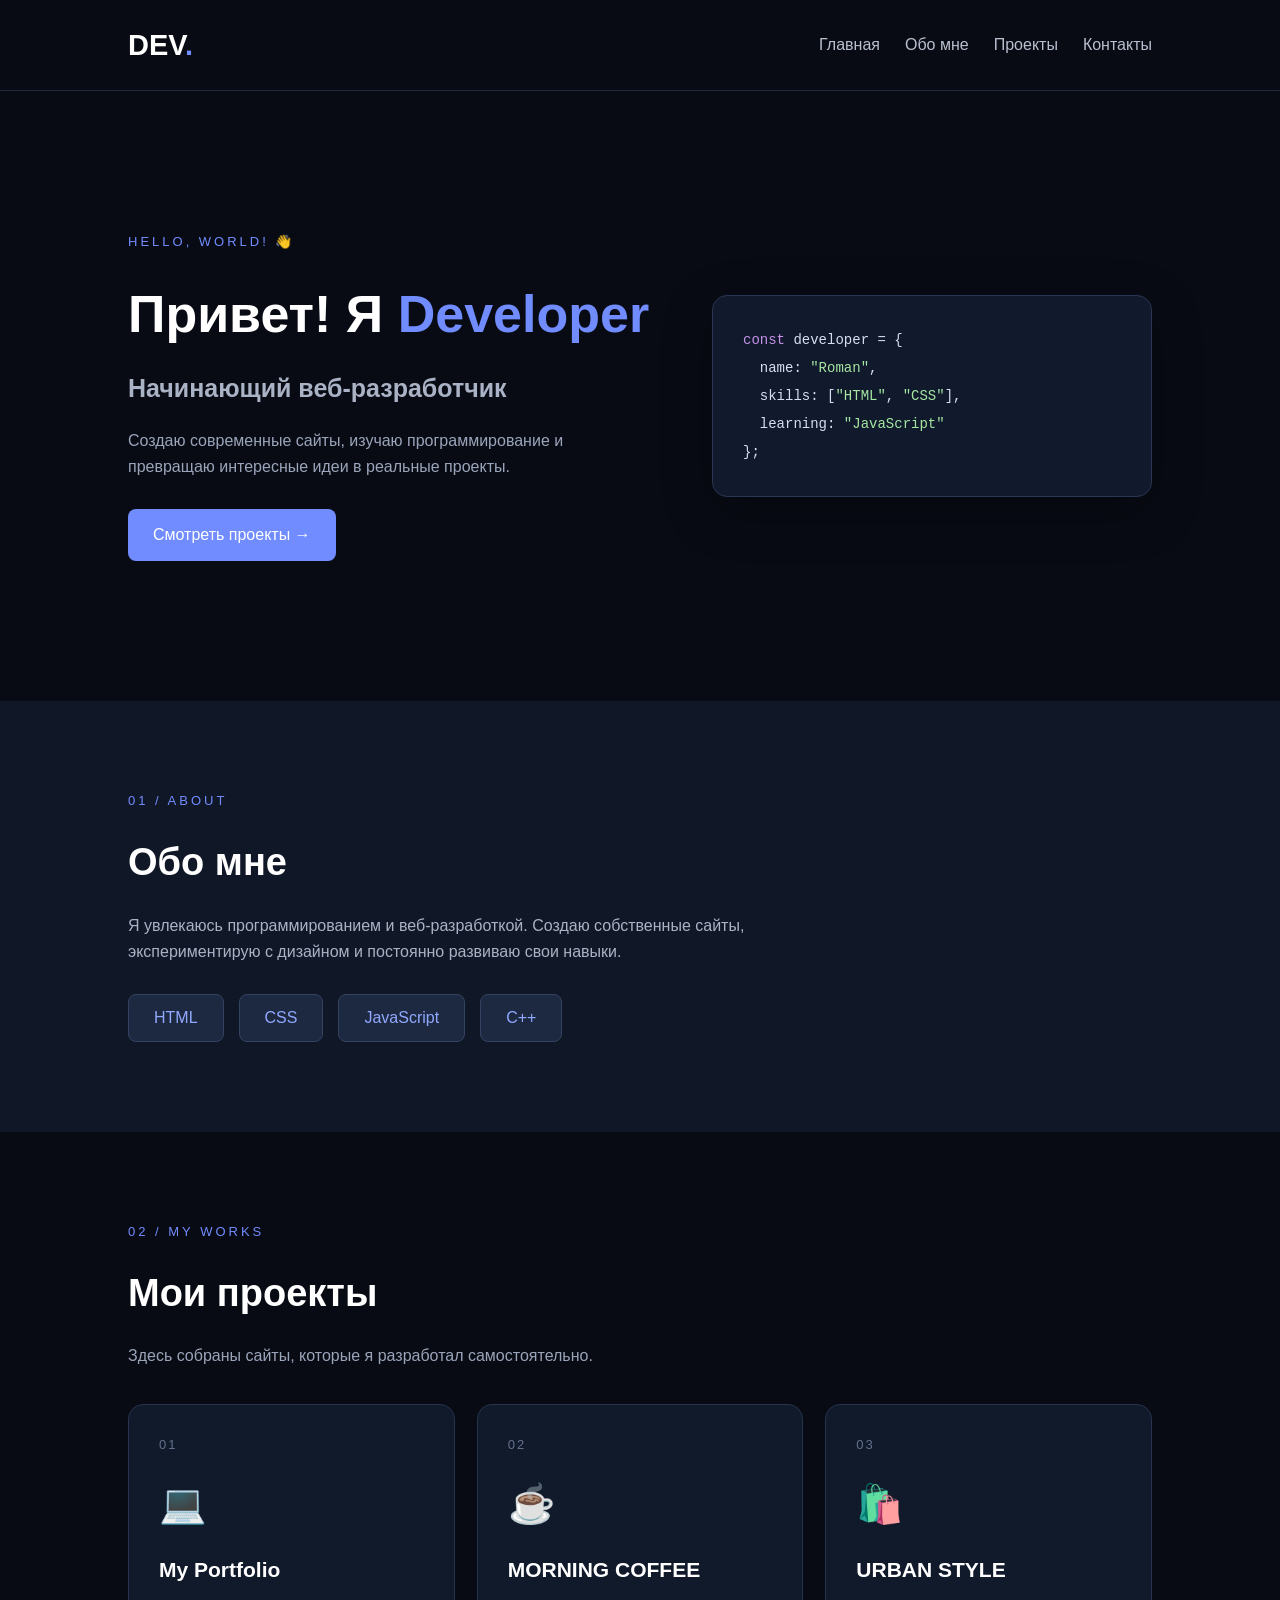
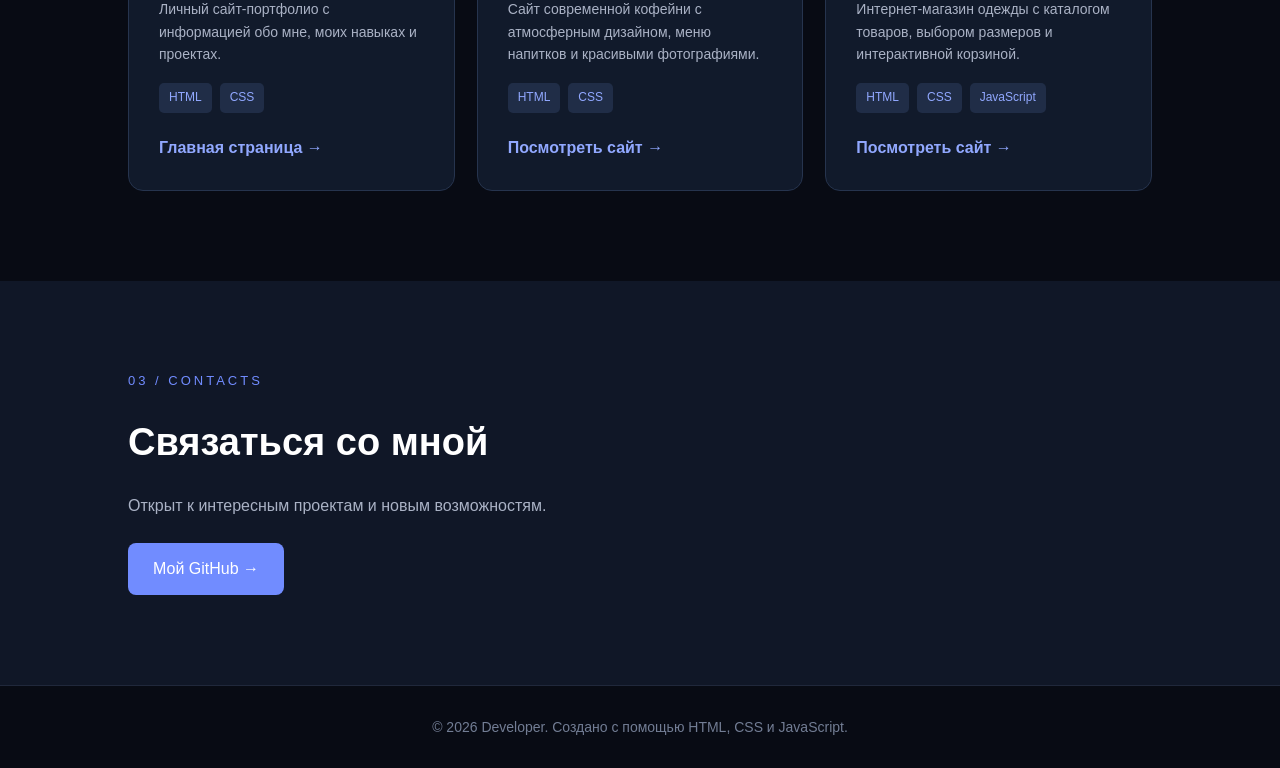
<file: index.html>
<!DOCTYPE html>
<html lang="ru">
<head>
    <meta charset="UTF-8">
    <meta name="viewport" content="width=device-width, initial-scale=1.0">
    <meta name="description" content="Портфолио начинающего веб-разработчика. Мои проекты и навыки.">
    <title>Моё портфолио | Developer</title>
    <link rel="stylesheet" href="style.css">
</head>
<body>

    <header>
        <a href="#home" class="logo">DEV<span>.</span></a>

        <nav>
            <a href="#home">Главная</a>
            <a href="#about">Обо мне</a>
            <a href="#projects">Проекты</a>
            <a href="#contacts">Контакты</a>
        </nav>
    </header>

    <main>
        <section class="hero" id="home">
            <div class="hero-content">
                <p class="tag">HELLO, WORLD! 👋</p>

                <h1>Привет! Я <span>Developer</span></h1>

                <h2>Начинающий веб-разработчик</h2>

                <p class="description">
                    Создаю современные сайты, изучаю программирование
                    и превращаю интересные идеи в реальные проекты.
                </p>

                <a href="#projects" class="button">
                    Смотреть проекты →
                </a>
            </div>

            <div class="hero-decoration">
                <div class="code-card">
                    <span class="code-purple">const</span> developer = {<br>
                    &nbsp;&nbsp;name: <span class="code-green">"Roman"</span>,<br>
                    &nbsp;&nbsp;skills: [<span class="code-green">"HTML"</span>, <span class="code-green">"CSS"</span>],<br>
                    &nbsp;&nbsp;learning: <span class="code-green">"JavaScript"</span><br>
                    };
                </div>
            </div>
        </section>

        <section class="about" id="about">
            <p class="section-label">01 / ABOUT</p>
            <h2>Обо мне</h2>

            <p class="about-text">
                Я увлекаюсь программированием и веб-разработкой.
                Создаю собственные сайты, экспериментирую с дизайном
                и постоянно развиваю свои навыки.
            </p>

            <div class="skills">
                <div class="skill">HTML</div>
                <div class="skill">CSS</div>
                <div class="skill">JavaScript</div>
                <div class="skill">C++</div>
            </div>
        </section>

        <section class="projects" id="projects">
            <p class="section-label">02 / MY WORKS</p>
            <h2>Мои проекты</h2>

            <p class="projects-description">
                Здесь собраны сайты, которые я разработал самостоятельно.
            </p>

            <div class="projects-grid">

                <article class="project-card">
                    <div class="project-number">01</div>
                    <div class="project-icon">💻</div>

                    <h3>My Portfolio</h3>

                    <p>
                        Личный сайт-портфолио с информацией обо мне,
                        моих навыках и проектах.
                    </p>

                    <div class="project-tags">
                        <span>HTML</span>
                        <span>CSS</span>
                    </div>

                    <a href="#home" class="project-link">
                        Главная страница →
                    </a>
                </article>

                <article class="project-card">
                    <div class="project-number">02</div>
                    <div class="project-icon">☕</div>

                    <h3>MORNING COFFEE</h3>

                    <p>
                        Сайт современной кофейни с атмосферным дизайном,
                        меню напитков и красивыми фотографиями.
                    </p>

                    <div class="project-tags">
                        <span>HTML</span>
                        <span>CSS</span>
                    </div>

                    <a href="CoffeeHouse/index.html" class="project-link">
                        Посмотреть сайт →
                    </a>
                </article>

                <article class="project-card">
                    <div class="project-number">03</div>
                    <div class="project-icon">🛍️</div>

                    <h3>URBAN STYLE</h3>

                    <p>
                        Интернет-магазин одежды с каталогом товаров,
                        выбором размеров и интерактивной корзиной.
                    </p>

                    <div class="project-tags">
                        <span>HTML</span>
                        <span>CSS</span>
                        <span>JavaScript</span>
                    </div>

                    <a href="UrbanStyle/index.html" class="project-link">
                        Посмотреть сайт →
                    </a>
                </article>

            </div>
        </section>

        <section class="contacts" id="contacts">
            <p class="section-label">03 / CONTACTS</p>
            <h2>Связаться со мной</h2>

            <p>
                Открыт к интересным проектам и новым возможностям.
            </p>

            <a
                href="https://github.com/romanmihajlov977-boop"
                target="_blank"
                rel="noopener noreferrer"
                class="button">
                Мой GitHub →
            </a>
        </section>
    </main>

    <footer>
        <p>© 2026 Developer. Создано с помощью HTML, CSS и JavaScript.</p>
    </footer>

</body>
</html>
</file>
<file: style.css>
* {
    margin: 0;
    padding: 0;
    box-sizing: border-box;
    scroll-behavior: smooth;
}

body {
    font-family: Arial, sans-serif;
    background: #080b14;
    color: #ffffff;
    line-height: 1.6;
}

header {
    display: flex;
    justify-content: space-between;
    align-items: center;
    padding: 22px 10%;
    background: #080b14;
    border-bottom: 1px solid #20283b;
    position: sticky;
    top: 0;
    z-index: 100;
}

.logo {
    font-size: 29px;
    font-weight: bold;
    color: white;
    text-decoration: none;
}

.logo span,
.hero h1 span {
    color: #718cff;
}

nav {
    display: flex;
    gap: 25px;
}

nav a {
    color: #b9c0d0;
    text-decoration: none;
    transition: 0.3s;
}

nav a:hover {
    color: #718cff;
}

.hero {
    min-height: 610px;
    padding: 110px 10%;
    display: flex;
    justify-content: space-between;
    align-items: center;
    gap: 40px;
}

.hero-content {
    max-width: 620px;
}

.tag,
.section-label {
    color: #718cff;
    letter-spacing: 3px;
    font-size: 13px;
    margin-bottom: 20px;
}

.hero h1 {
    font-size: 52px;
    margin-bottom: 12px;
}

.hero h2 {
    font-size: 25px;
    color: #aab2c5;
    margin-bottom: 20px;
}

.description {
    color: #9ba5ba;
    max-width: 500px;
    margin-bottom: 30px;
}

.button {
    display: inline-block;
    background: #718cff;
    color: white;
    padding: 13px 25px;
    border-radius: 8px;
    text-decoration: none;
    transition: 0.3s;
}

.button:hover {
    background: #536fe0;
    transform: translateY(-3px);
}

.hero-decoration {
    max-width: 440px;
    width: 100%;
}

.code-card {
    background: #111a2c;
    border: 1px solid #293754;
    padding: 30px;
    border-radius: 15px;
    color: #d7def0;
    font-family: Consolas, monospace;
    font-size: 14px;
    line-height: 2;
    box-shadow: 0 15px 50px rgba(0, 0, 0, 0.3);
}

.code-purple {
    color: #c792ea;
}

.code-green {
    color: #a5e6a1;
}

.about {
    padding: 90px 10%;
    background: #101727;
}

.about h2,
.projects h2,
.contacts h2 {
    font-size: 38px;
    margin-bottom: 20px;
}

.about-text {
    max-width: 650px;
    color: #aab2c5;
}

.skills {
    display: flex;
    flex-wrap: wrap;
    gap: 15px;
    margin-top: 30px;
}

.skill {
    padding: 10px 25px;
    background: #1d2940;
    border: 1px solid #344361;
    border-radius: 8px;
    color: #91a8ff;
}

.projects {
    padding: 90px 10%;
}

.projects-description {
    color: #9ba5ba;
    margin-bottom: 35px;
}

.projects-grid {
    display: grid;
    grid-template-columns: repeat(3, minmax(0, 1fr));
    gap: 22px;
}

.project-card {
    position: relative;
    display: flex;
    flex-direction: column;
    align-items: flex-start;
    background: #111a2b;
    padding: 30px;
    border: 1px solid #26344e;
    border-radius: 15px;
    transition: 0.3s;
    min-height: 350px;
}

.project-card:hover {
    transform: translateY(-8px);
    border-color: #718cff;
    box-shadow: 0 15px 35px rgba(0, 0, 0, 0.25);
}

.project-number {
    color: #64718d;
    font-size: 13px;
    letter-spacing: 2px;
}

.project-icon {
    font-size: 38px;
    margin: 18px 0;
}

.project-card h3 {
    font-size: 21px;
    margin-bottom: 12px;
}

.project-card p {
    color: #aab2c5;
    font-size: 14px;
    margin-bottom: 18px;
    flex-grow: 1;
}

.project-tags {
    display: flex;
    flex-wrap: wrap;
    gap: 8px;
    margin-bottom: 22px;
}

.project-tags span {
    background: #202d47;
    color: #91a8ff;
    padding: 5px 10px;
    border-radius: 5px;
    font-size: 12px;
}

.project-link {
    color: #91a8ff;
    text-decoration: none;
    font-weight: bold;
    transition: 0.3s;
}

.project-link:hover {
    color: white;
}

.contacts {
    padding: 90px 10%;
    background: #101727;
}

.contacts p:not(.section-label) {
    color: #aab2c5;
    margin-bottom: 25px;
}

footer {
    text-align: center;
    padding: 30px 10%;
    color: #727d94;
    border-top: 1px solid #20283b;
    font-size: 14px;
}

@media (max-width: 1000px) {
    .projects-grid {
        grid-template-columns: repeat(2, minmax(0, 1fr));
    }

    .hero {
        flex-direction: column;
        align-items: flex-start;
    }
}

@media (max-width: 600px) {
    header {
        flex-direction: column;
        gap: 18px;
    }

    nav {
        gap: 14px;
        flex-wrap: wrap;
        justify-content: center;
    }

    .hero {
        padding: 80px 7%;
    }

    .hero h1 {
        font-size: 36px;
    }

    .hero h2 {
        font-size: 20px;
    }

    .about,
    .projects,
    .contacts {
        padding: 65px 7%;
    }

    .projects-grid {
        grid-template-columns: 1fr;
    }

    .about h2,
    .projects h2,
    .contacts h2 {
        font-size: 30px;
    }
}
</file>
